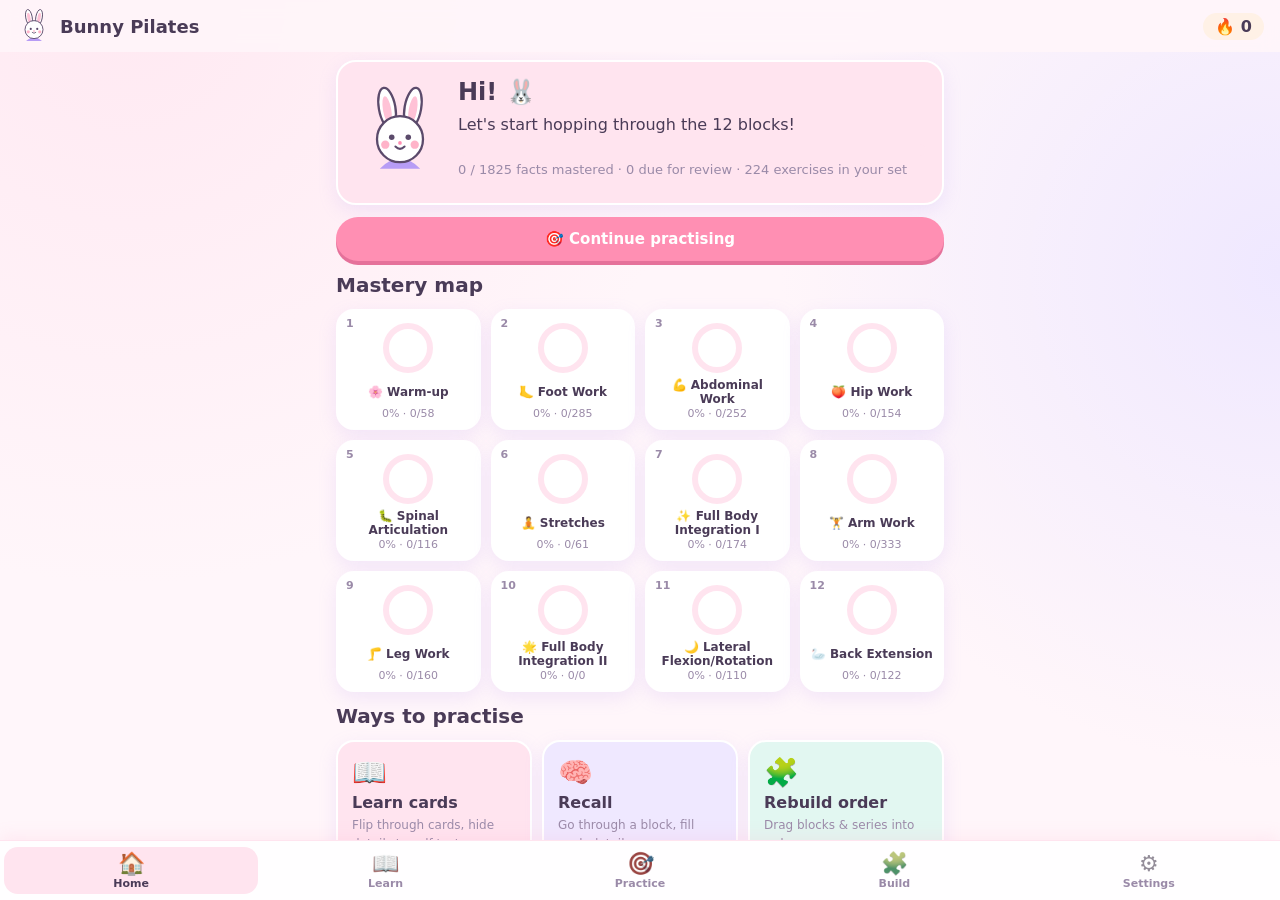
<file: index.html>
<!doctype html>
<html lang="en">
<head>
  <meta charset="utf-8" />
  <meta name="viewport" content="width=device-width, initial-scale=1, viewport-fit=cover" />
  <meta name="theme-color" content="#ffe4ef" />
  <title>Bunny Pilates · BASI Block Practice</title>
  <link rel="icon" href="icons/icon.svg" type="image/svg+xml" />
  <!-- Installable app: opened from the home screen it runs without the browser's address bar. -->
  <link rel="manifest" href="manifest.webmanifest" />
  <link rel="apple-touch-icon" href="icons/icon-180.png" />
  <meta name="mobile-web-app-capable" content="yes" />
  <meta name="apple-mobile-web-app-capable" content="yes" />
  <meta name="apple-mobile-web-app-status-bar-style" content="default" />
  <meta name="apple-mobile-web-app-title" content="Bunny Pilates" />
  <link rel="stylesheet" href="styles.css" />
</head>
<body>
  <header class="topbar">
    <a href="#/" class="brand" aria-label="Home">
      <span class="brand-bunny" id="brand-bunny"></span>
      <span class="brand-text">Bunny Pilates</span>
    </a>
    <span class="streak" id="streak" title="Daily streak">🔥 0</span>
  </header>

  <main id="view" tabindex="-1"></main>

  <div class="mascot-bubble" id="bubble" hidden></div>
  <canvas id="confetti" aria-hidden="true"></canvas>
  <div class="sheet-backdrop" id="sheet-backdrop" hidden></div>
  <section class="sheet" id="sheet" hidden role="dialog" aria-modal="true"></section>

  <nav class="bottomnav" aria-label="Main">
    <a href="#/" data-nav="home"><span>🏠</span>Home</a>
    <a href="#/learn" data-nav="learn"><span>📖</span>Learn</a>
    <a href="#/practice" data-nav="practice"><span>🎯</span>Practice</a>
    <a href="#/build" data-nav="build"><span>🧩</span>Build</a>
    <a href="#/settings" data-nav="settings"><span>⚙️</span>Settings</a>
  </nav>

  <script src="data.js"></script>
  <script src="poses.js"></script>
  <script src="poses/mat.js"></script>
  <script src="poses/reformer.js"></script>
  <script src="poses/cadillac.js"></script>
  <script src="poses/chair.js"></script>
  <script src="poses/other.js"></script>
  <script src="app.js"></script>
  <script>
    // Service workers need http(s); skip when opened straight from disk (file://).
    if ("serviceWorker" in navigator && location.protocol.startsWith("http")) navigator.serviceWorker.register("sw.js");
  </script>
</body>
</html>
</file>
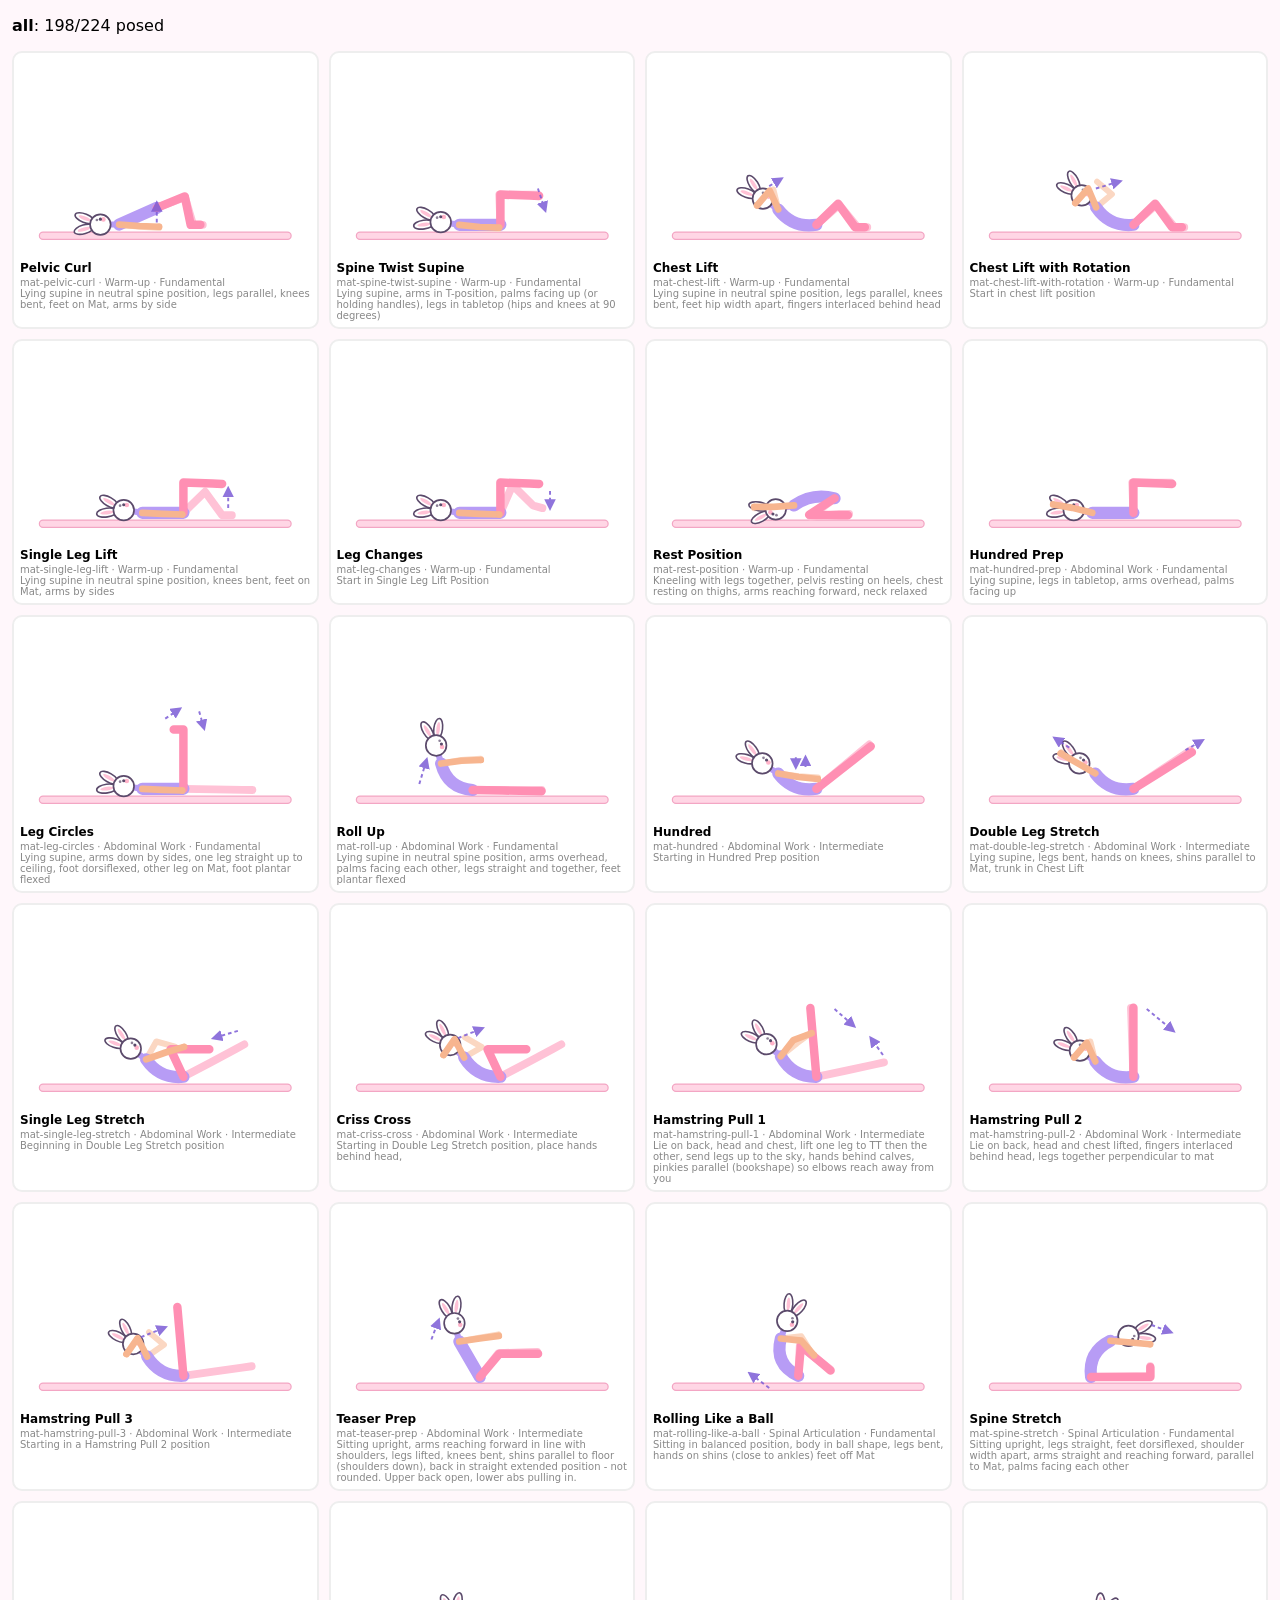
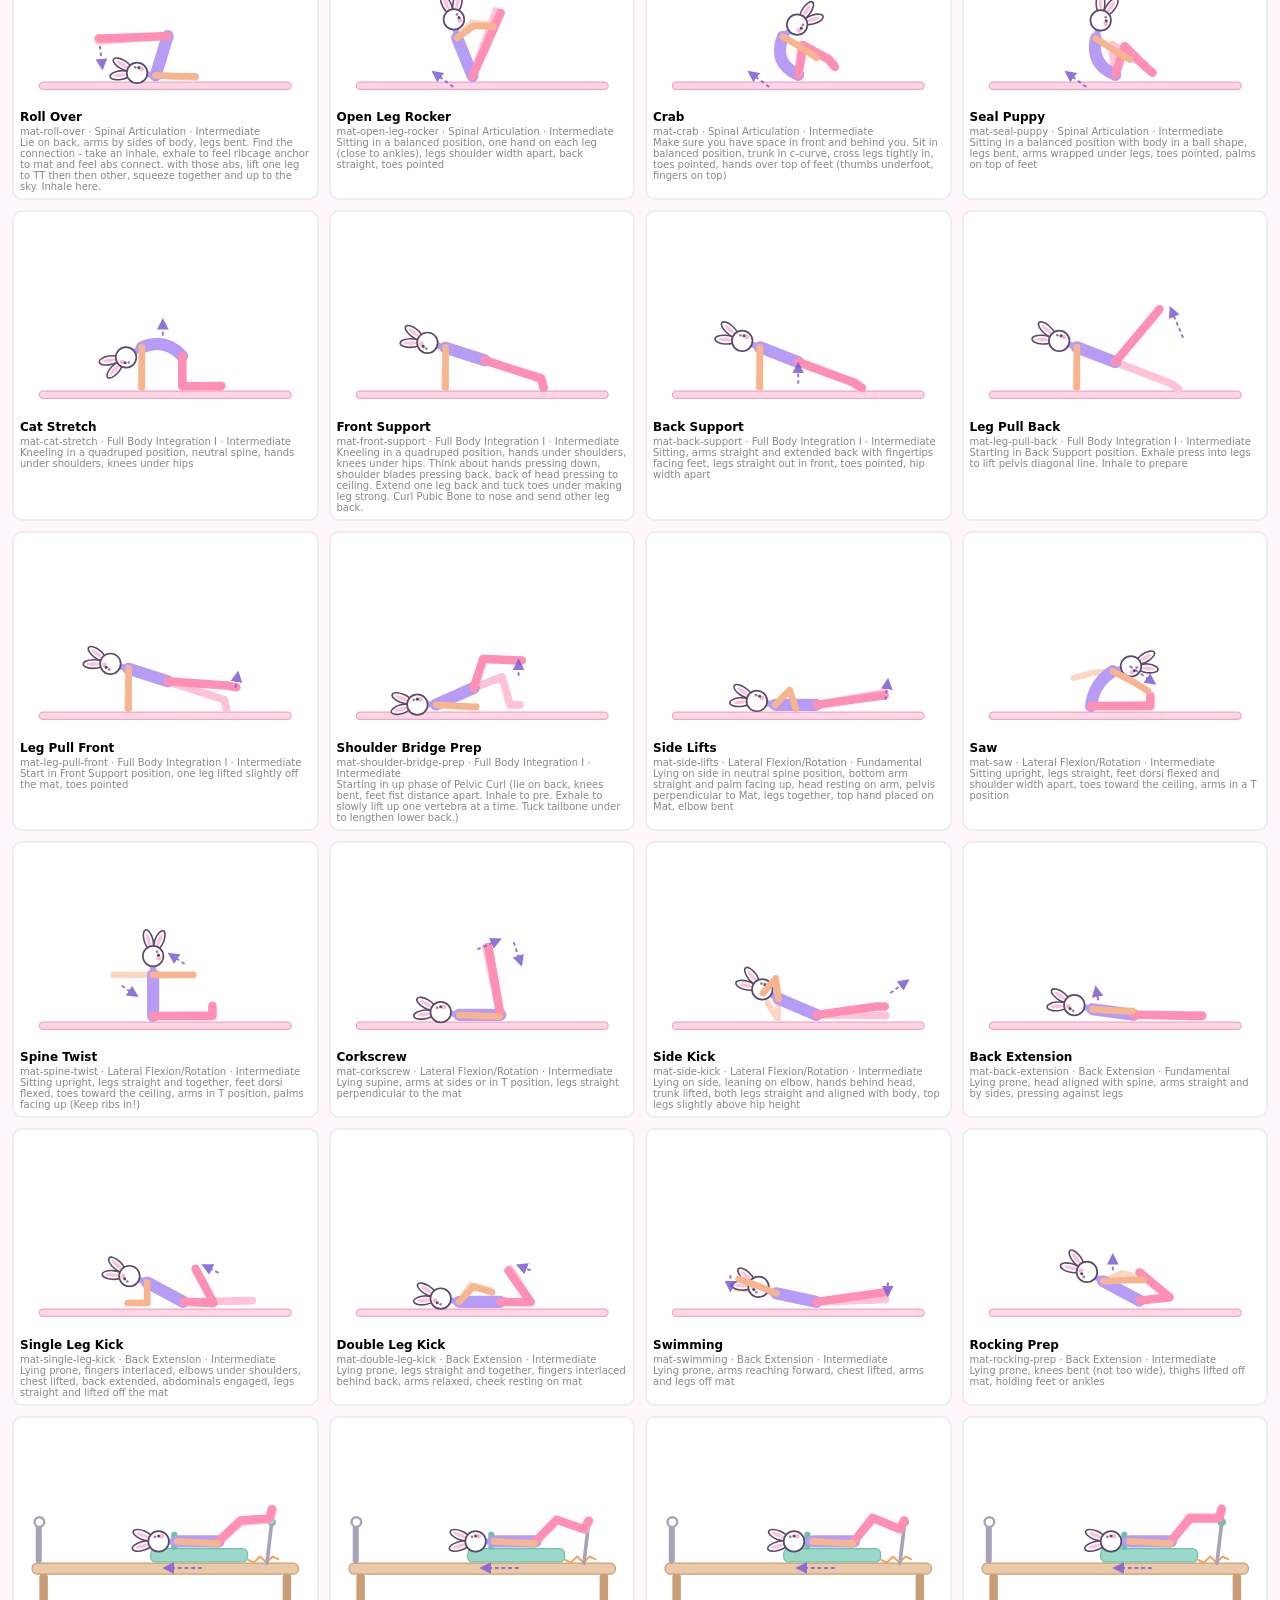
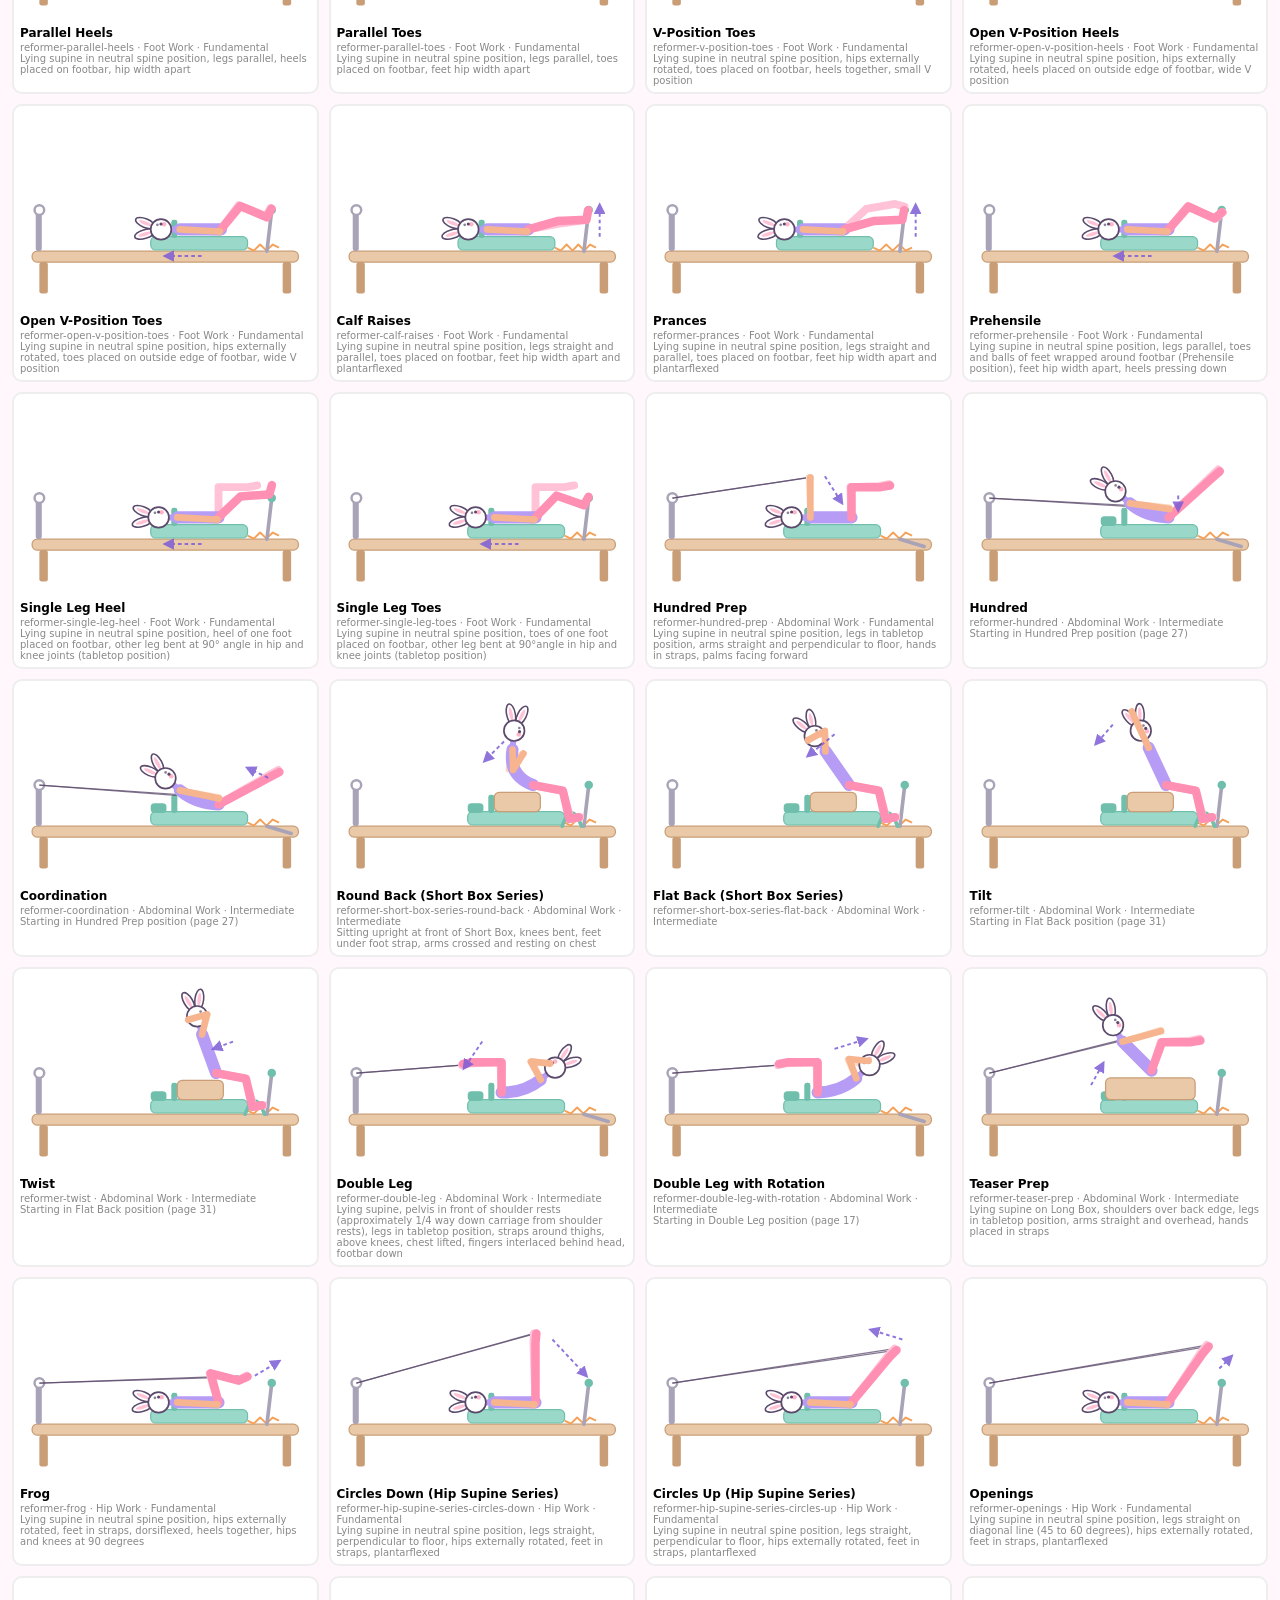
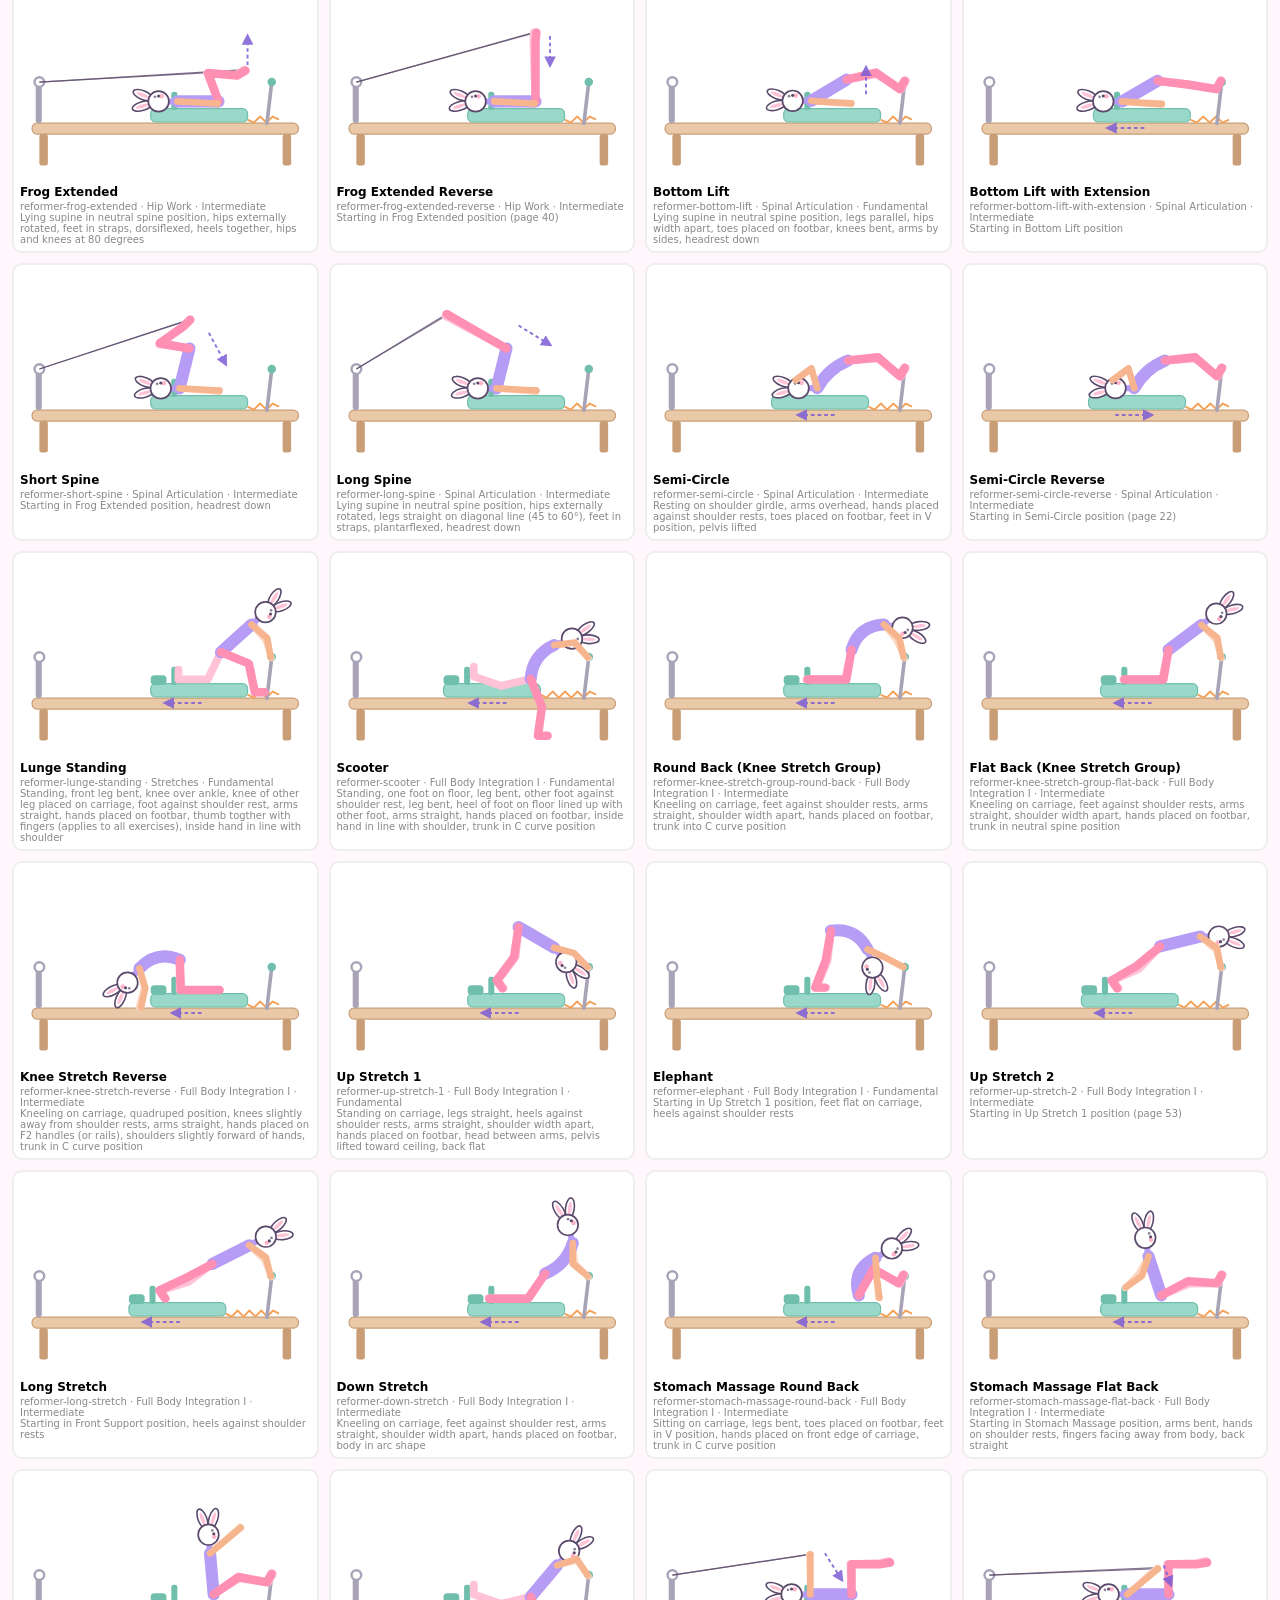
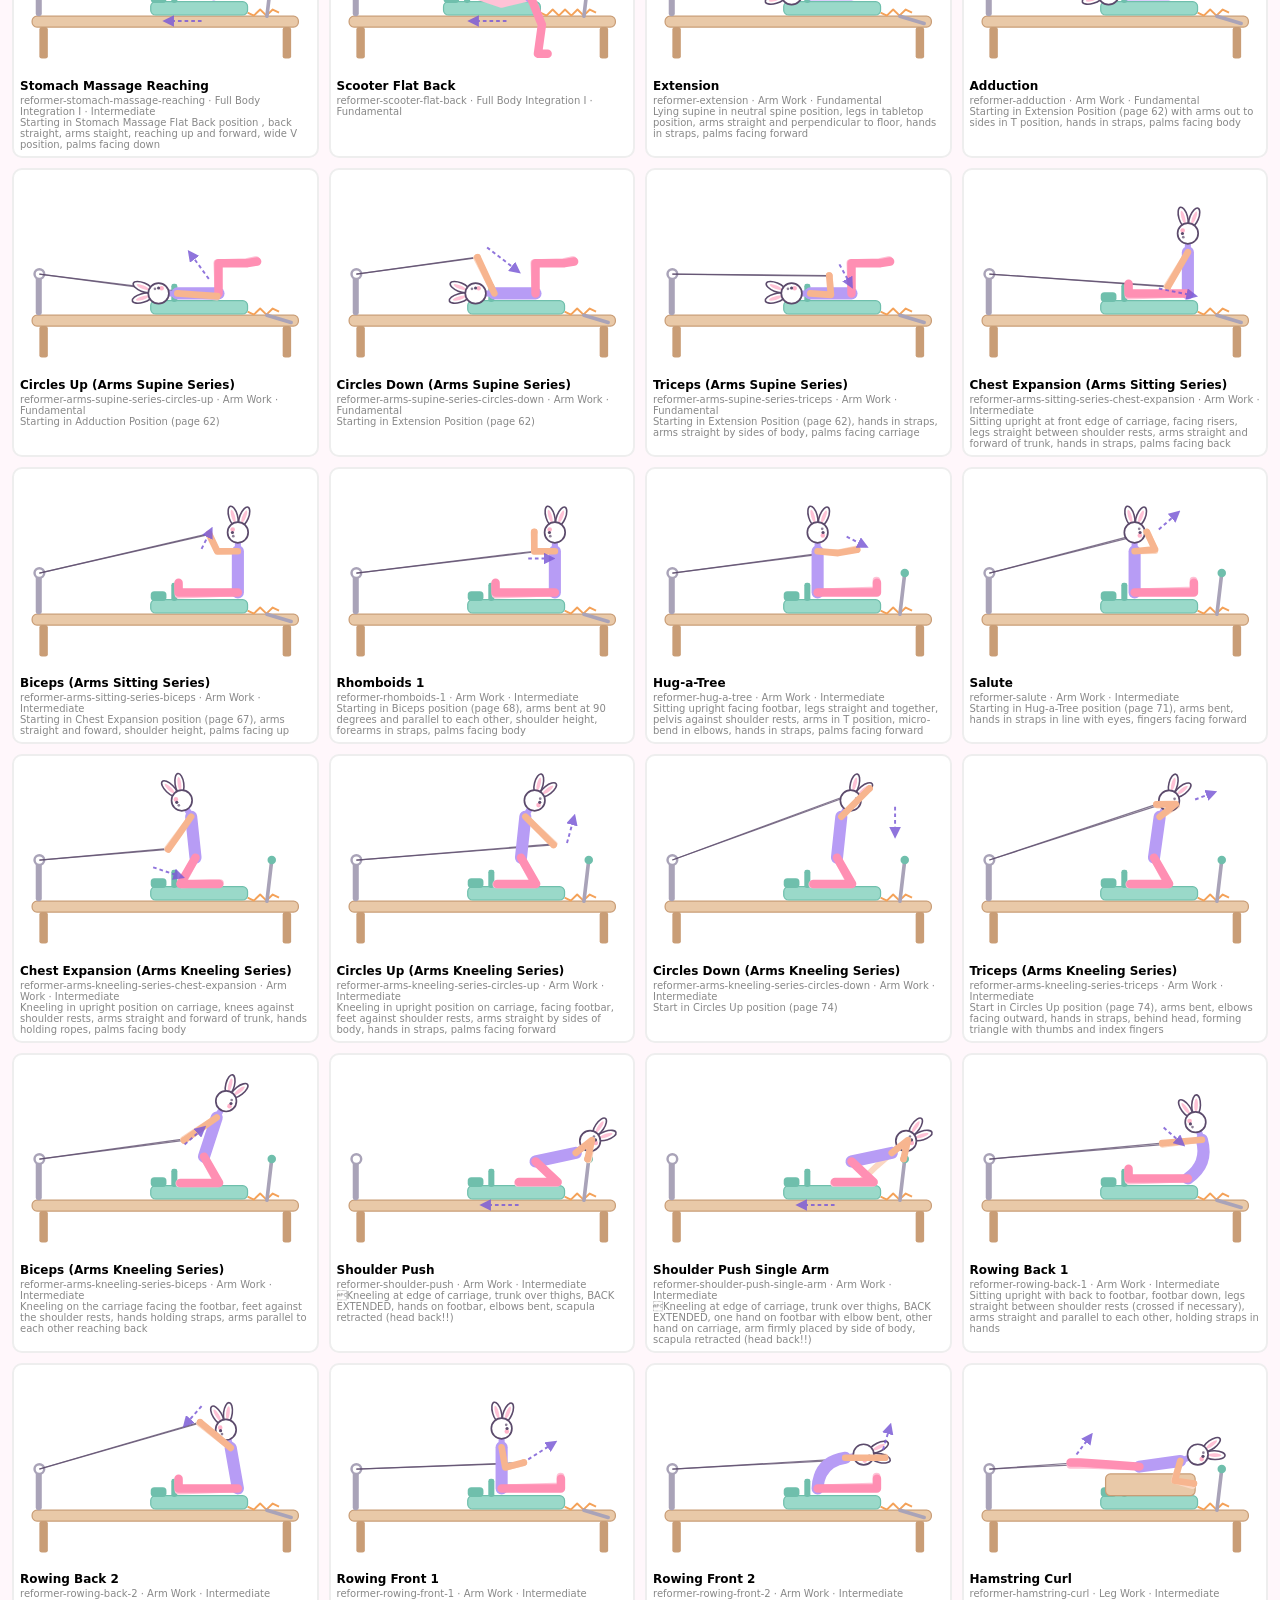
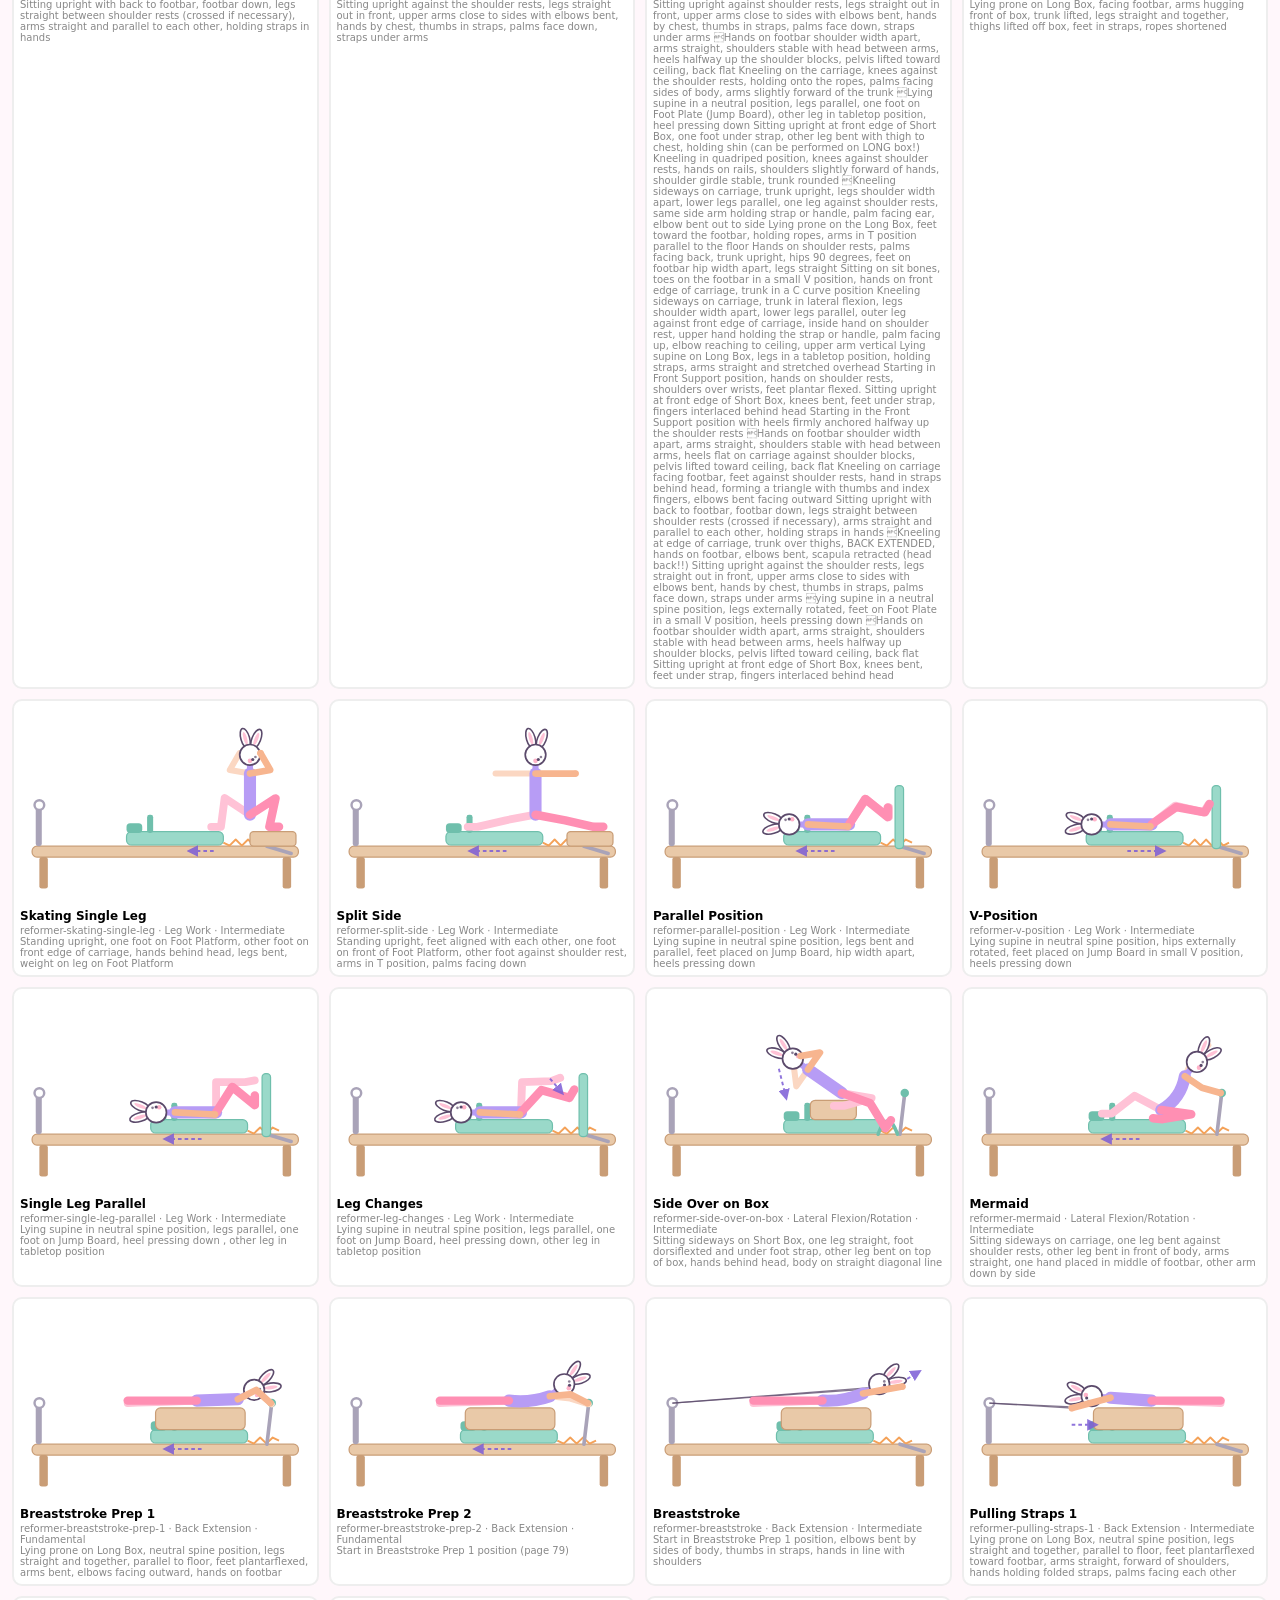
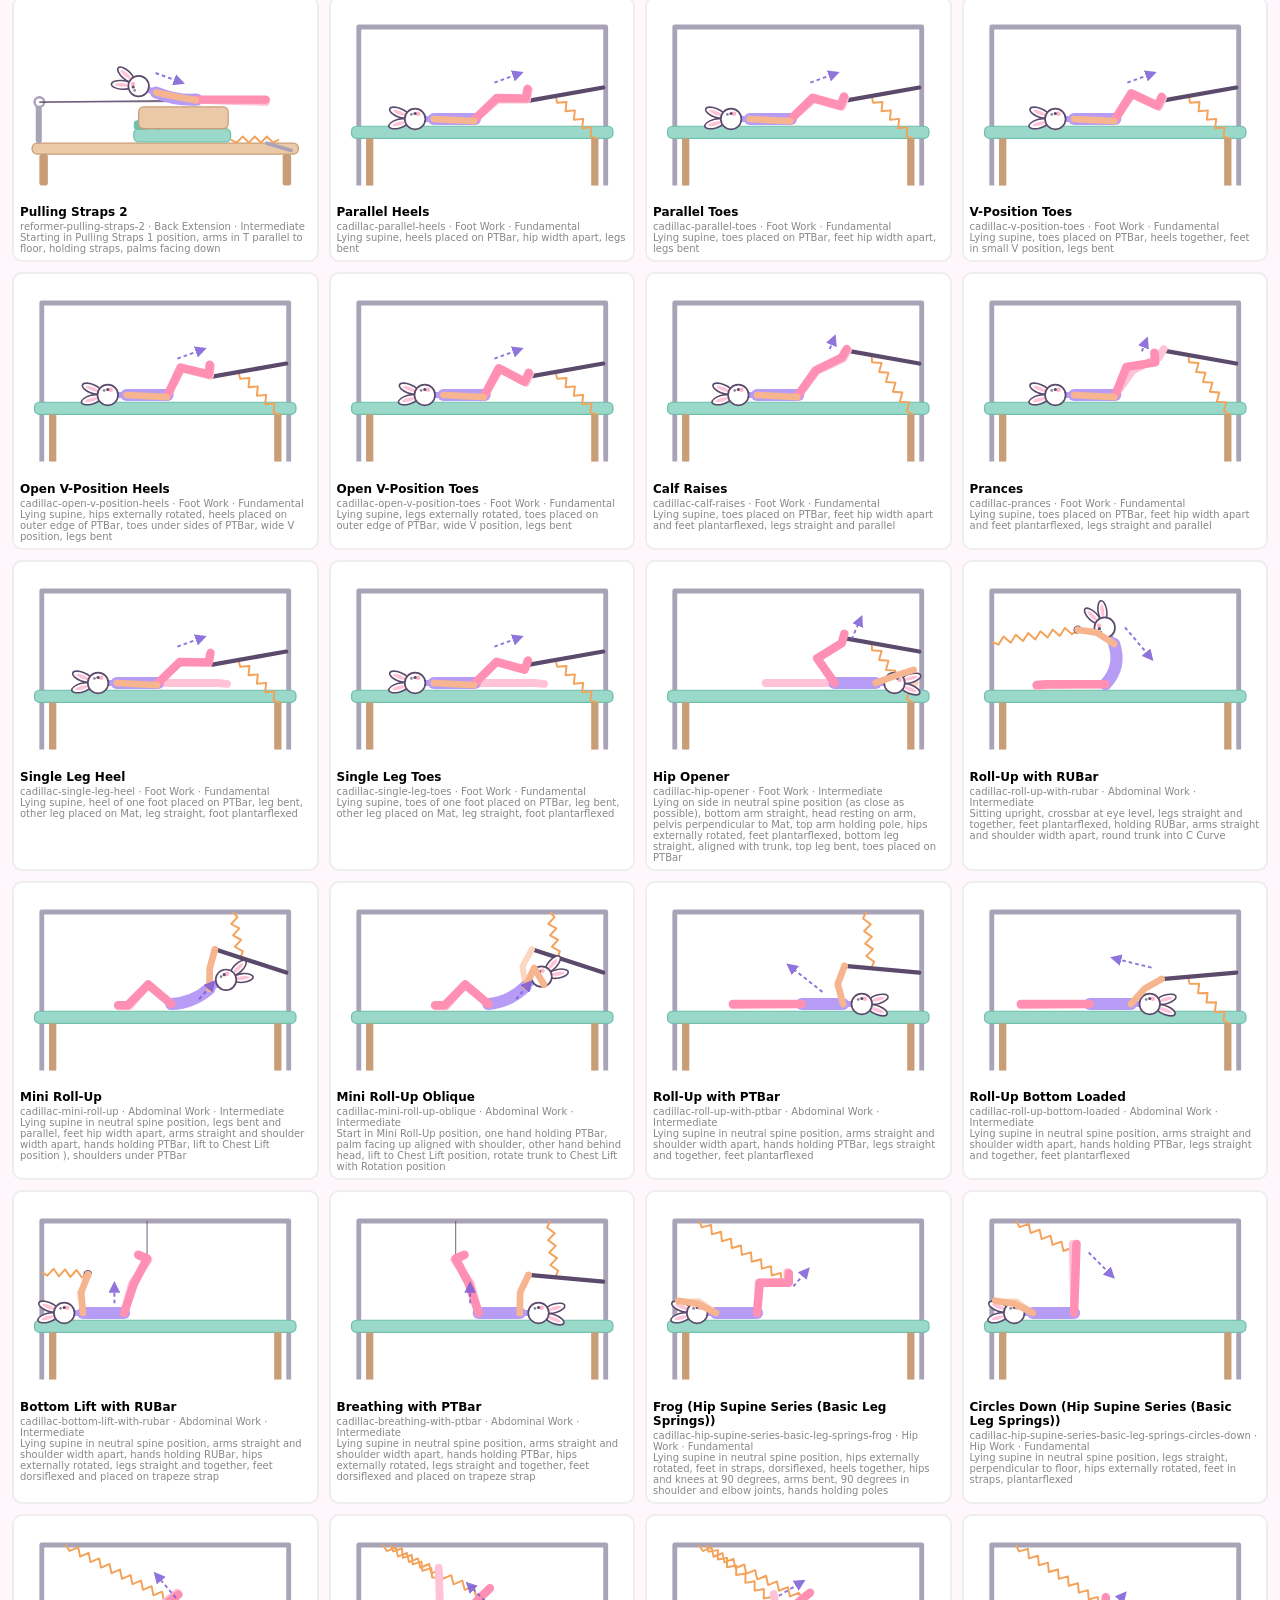
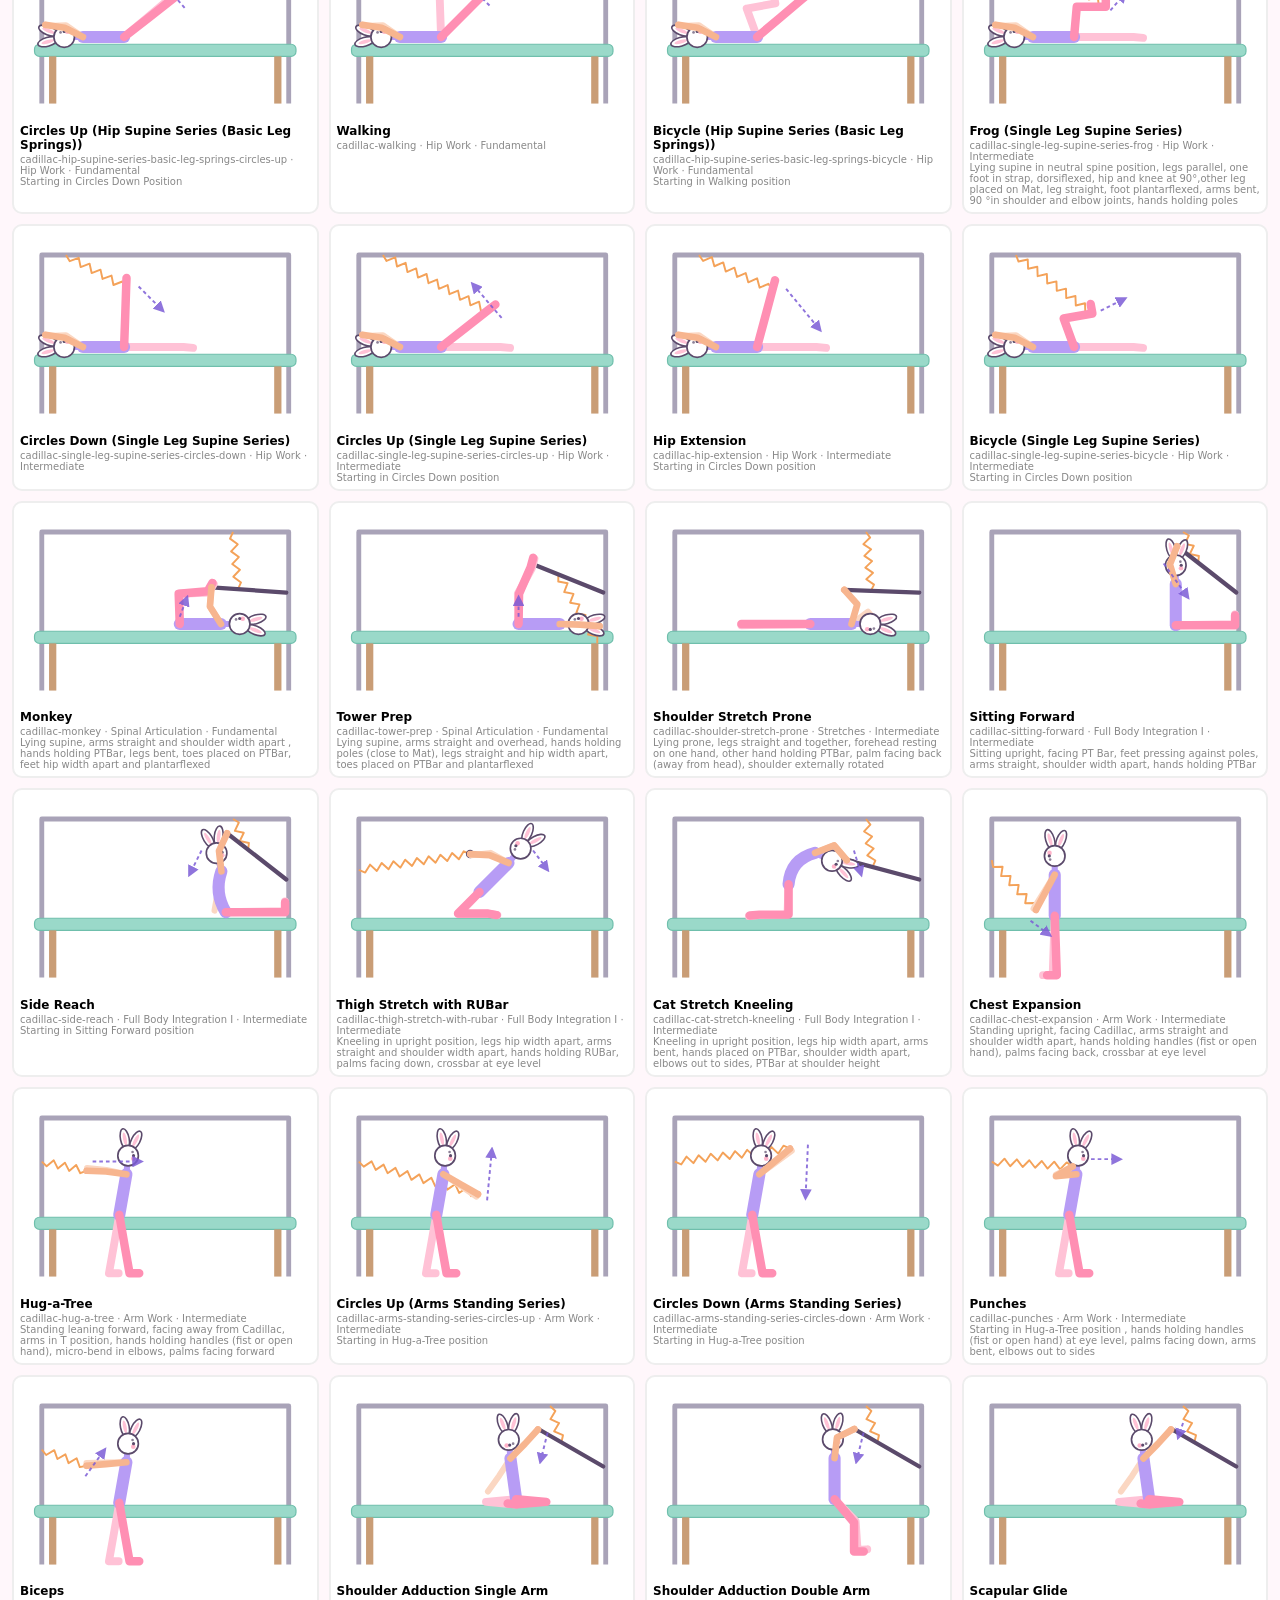
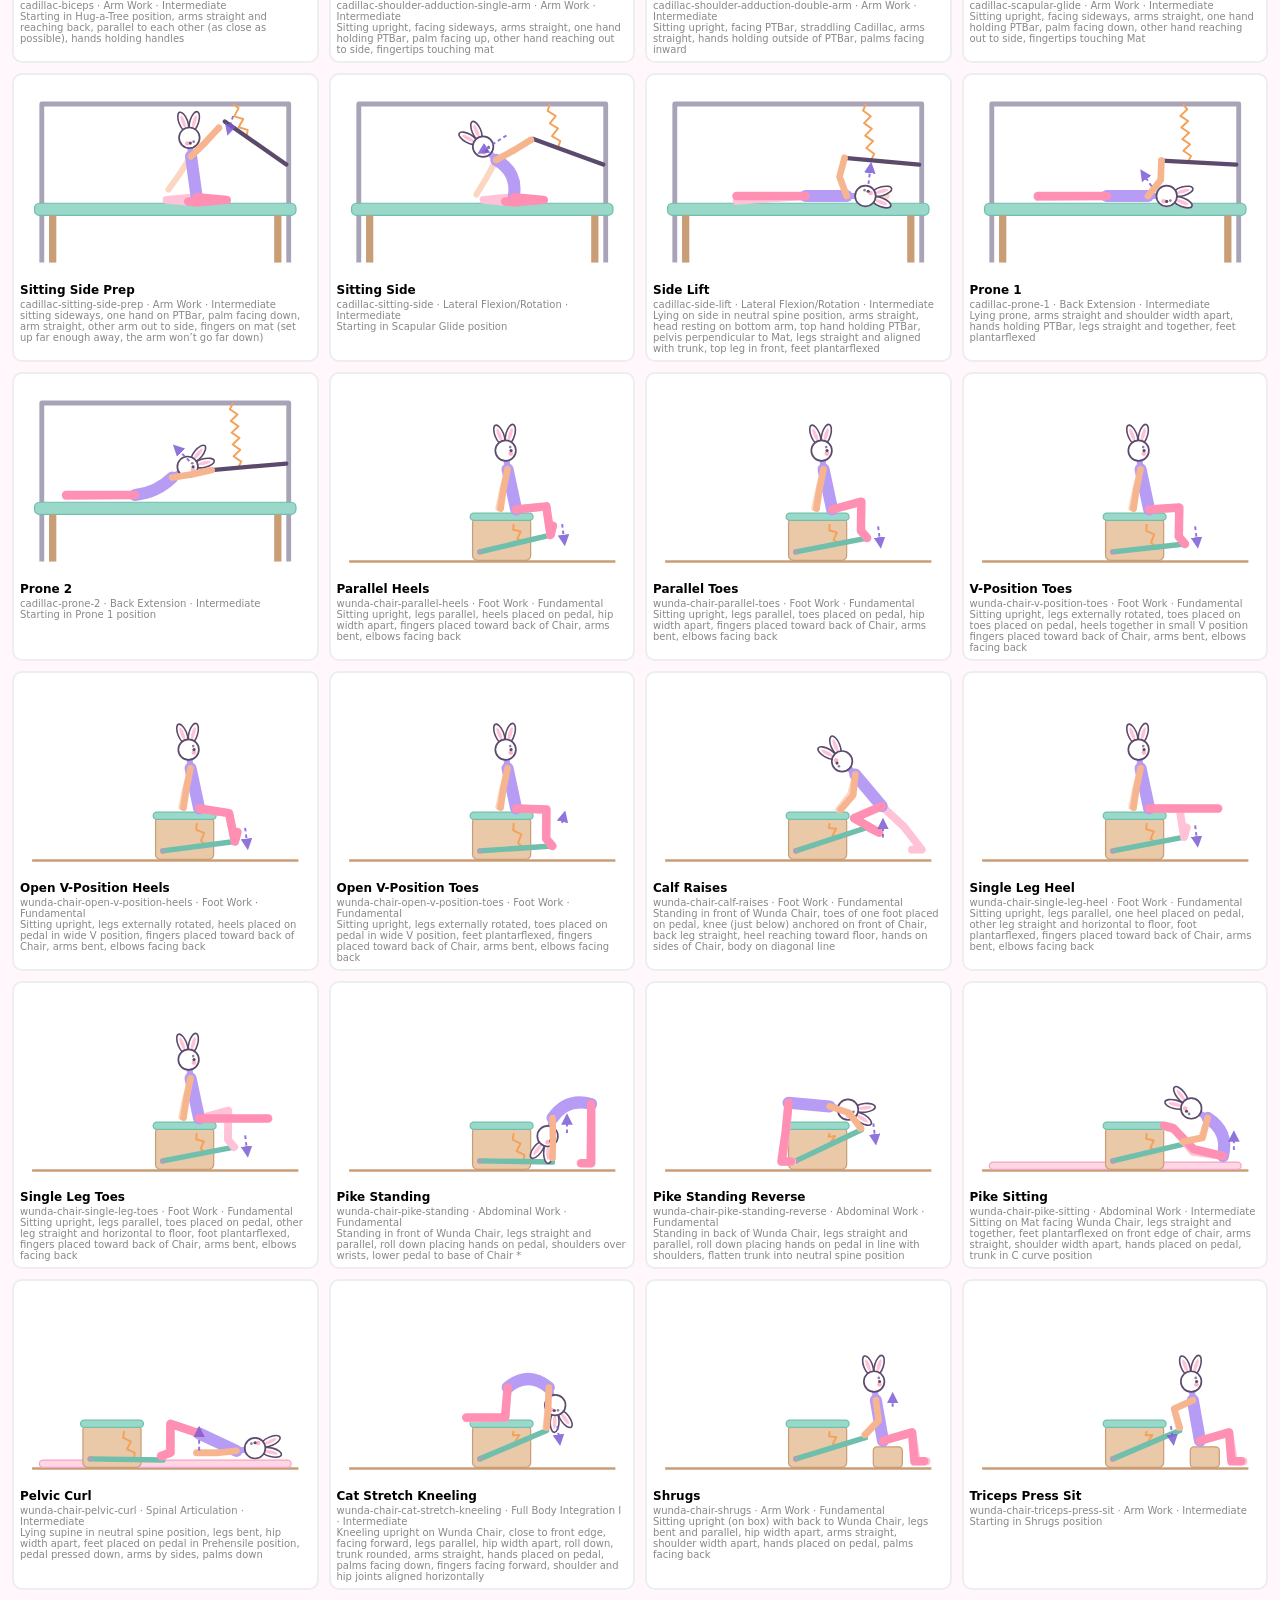
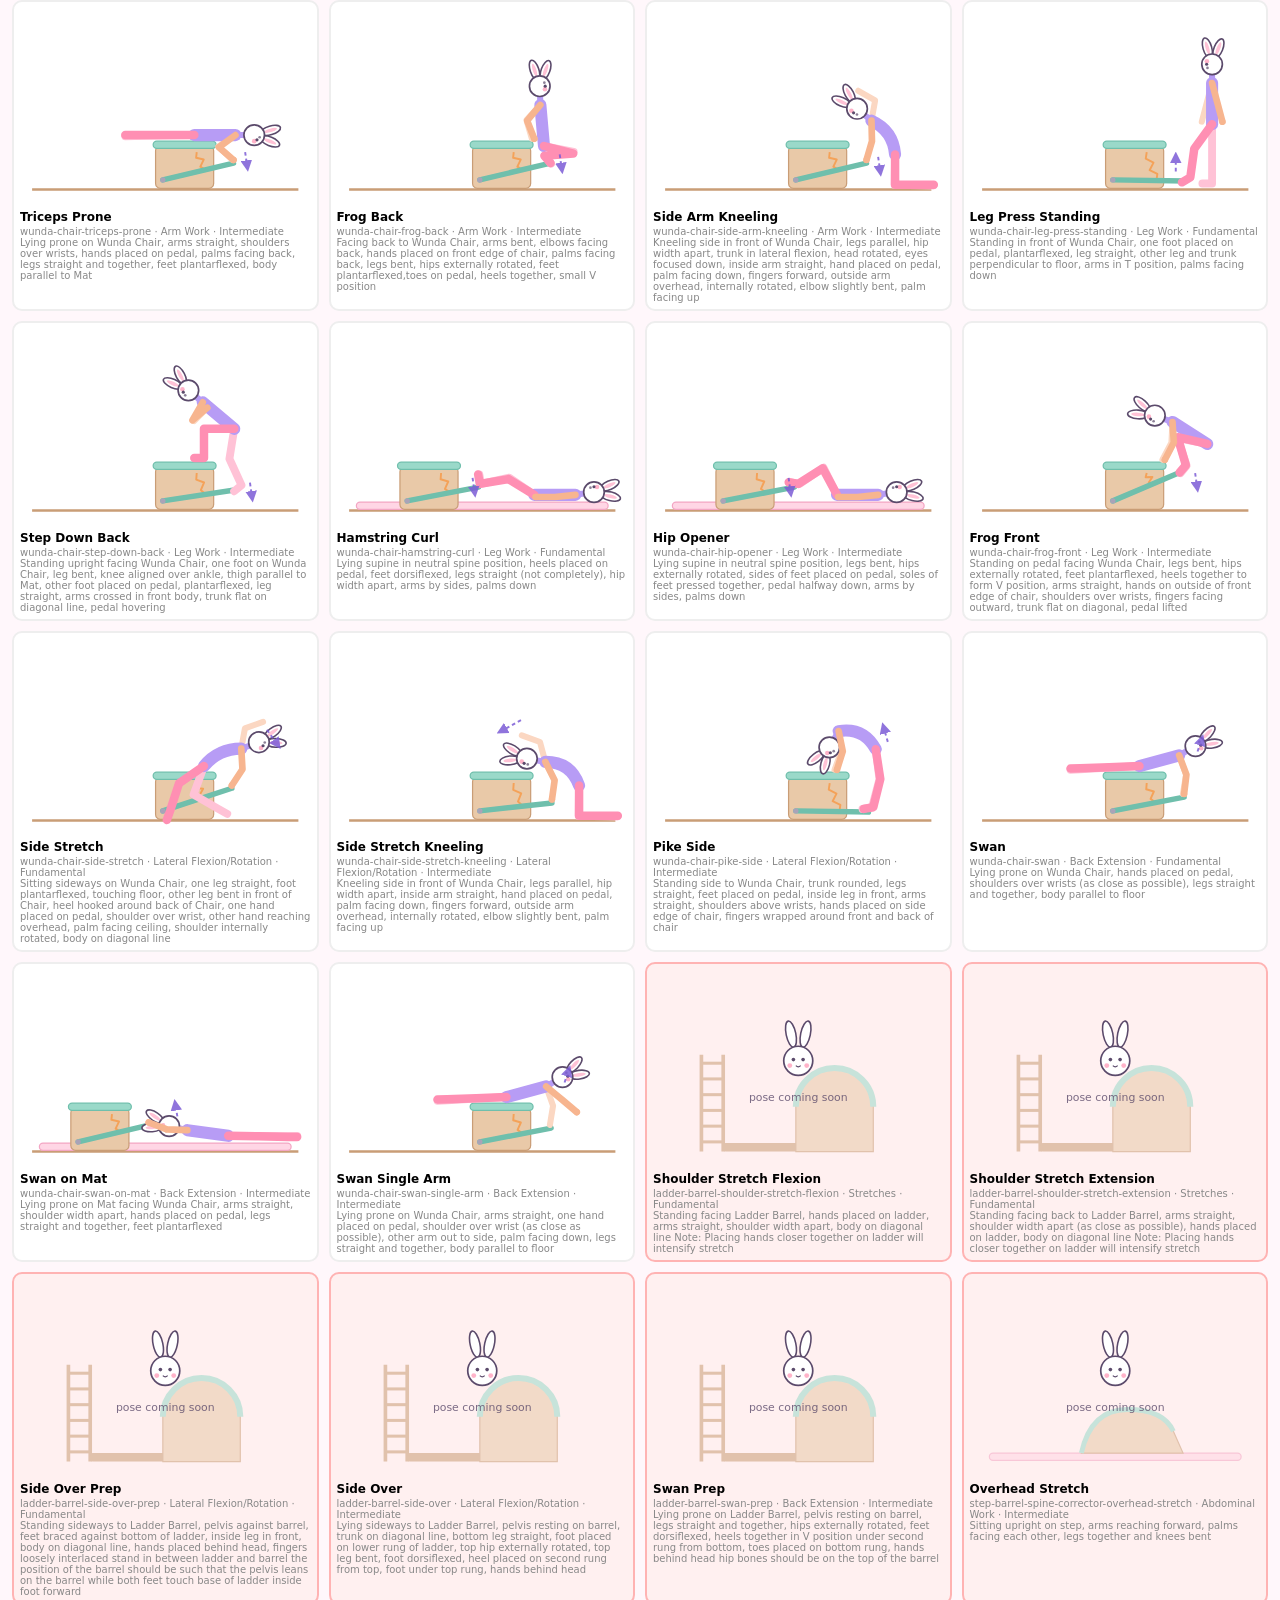
<file: tools/poses.html>
<!doctype html>
<!-- Dev gallery for authoring poses: tools/poses.html?app=Reformer  (&id=<exercise-id> for one big pose) -->
<html>
<head>
<meta charset="utf-8" />
<title>Pose gallery</title>
<style>
  body { font-family: system-ui, sans-serif; margin: 12px; background: #fff7fb; }
  .grid { display: grid; grid-template-columns: repeat(auto-fill, minmax(260px, 1fr)); gap: 10px; }
  .card { background: #fff; border-radius: 10px; padding: 6px; border: 2px solid #eee; }
  .card.missing { border-color: #ffb3b3; background: #fff0f0; }
  .card h4 { margin: 2px 0; font-size: 12px; }
  .card small { color: #888; font-size: 10px; display: block; }
  svg { width: 100%; height: auto; display: block; }
  .big svg { max-width: 900px; }
</style>
</head>
<body>
<div id="out"></div>
<script src="../data.js"></script>
<script src="../poses.js"></script>
<script src="../poses/mat.js"></script>
<script src="../poses/reformer.js"></script>
<script src="../poses/cadillac.js"></script>
<script src="../poses/chair.js"></script>
<script src="../poses/other.js"></script>
<script>
  const q = new URLSearchParams(location.search);
  const app = q.get("app");
  const id = q.get("id");
  const core = q.get("all") ? () => true : (e) => ["Fundamental", "Intermediate"].includes(e.level);
  let list = PP_DATA.exercises.filter((e) => (!app || e.apparatus === app) && core(e));
  if (id) list = PP_DATA.exercises.filter((e) => id.split(",").includes(e.id));
  const done = list.filter((e) => PP_FIG.hasPose(e.id)).length;
  document.getElementById("out").innerHTML =
    `<p><b>${app || "all"}</b>: ${done}/${list.length} posed</p><div class="grid ${id ? "big" : ""}">` +
    list
      .map(
        (e) => `<div class="card ${PP_FIG.hasPose(e.id) ? "" : "missing"}">${PP_FIG.svg(e)}<h4>${e.label}</h4><small>${e.id} · ${e.block} · ${e.level}</small><small>${e.setup || ""}</small></div>`
      )
      .join("") +
    "</div>";
</script>
</body>
</html>
</file>
<file: styles.css>
:root {
  --bg: #fff6fa;
  --card: #ffffff;
  --ink: #4a3b57;
  --muted: #9a8aa8;
  --pink: #ff8fb3;
  --pink-soft: #ffe4ef;
  --lilac: #b79cf5;
  --lilac-soft: #efe8ff;
  --mint: #7fd1bc;
  --mint-soft: #e2f7f1;
  --peach: #ffcfae;
  --peach-soft: #fff1e6;
  --yellow-soft: #fff7d6;
  --bad: #ff7a8a;
  --bad-soft: #ffe3e7;
  --good: #3fb68e;
  --radius: 20px;
  --shadow: 0 6px 18px rgba(183, 156, 245, 0.18);
  --font: "Nunito", "Quicksand", ui-rounded, "SF Pro Rounded", system-ui, -apple-system, "Segoe UI", sans-serif;
}

* { box-sizing: border-box; }
[hidden] { display: none !important; }
/* App-shell layout: the document never scrolls, only <main> does. Mobile browsers then keep
   their toolbar still, so the top bar and bottom nav can't jiggle as it expands/collapses. */
html, body { margin: 0; height: 100%; overflow: hidden; overscroll-behavior: none; }
body {
  font-family: var(--font);
  color: var(--ink);
  background:
    radial-gradient(circle at 10% 0%, #ffe9f2 0, transparent 40%),
    radial-gradient(circle at 100% 30%, #efe8ff 0, transparent 35%),
    var(--bg);
  display: flex; flex-direction: column;
  height: 100vh; height: 100dvh;
  -webkit-tap-highlight-color: transparent;
}
a { color: inherit; }
button { font-family: inherit; color: inherit; }
h1, h2, h3 { margin: 0 0 8px; line-height: 1.2; }
h1 { font-size: 24px; }
h2 { font-size: 20px; }
h3 { font-size: 16px; }
p { margin: 0 0 10px; }
.muted { color: var(--muted); }
.small { font-size: 13px; }
.center { text-align: center; }
.row { display: flex; gap: 8px; align-items: center; flex-wrap: wrap; }
.row.between { justify-content: space-between; }
.stack > * + * { margin-top: 12px; }
.grow { flex: 1; }

/* ---------- top & bottom bars ---------- */
.topbar {
  flex: none; z-index: 20;
  display: flex; align-items: center; justify-content: space-between;
  padding: calc(8px + env(safe-area-inset-top)) 16px 8px;
  background: rgba(255, 246, 250, 0.9);
  backdrop-filter: blur(8px);
}
.brand { display: flex; align-items: center; gap: 8px; text-decoration: none; font-weight: 800; font-size: 18px; }
.brand-bunny svg { width: 36px; height: 36px; display: block; }
.streak { background: var(--peach-soft); border-radius: 999px; padding: 4px 12px; font-weight: 800; }

.bottomnav {
  flex: none; z-index: 20;
  display: flex; justify-content: space-around;
  padding: 6px 4px calc(6px + env(safe-area-inset-bottom));
  background: rgba(255, 255, 255, 0.95);
  border-top: 1px solid var(--pink-soft);
  box-shadow: 0 -4px 16px rgba(255, 143, 179, 0.12);
}
.bottomnav a {
  flex: 1; text-align: center; text-decoration: none; font-size: 11px; font-weight: 700;
  color: var(--muted); padding: 4px 0; border-radius: 14px;
}
.bottomnav a span { display: block; font-size: 22px; line-height: 1.2; filter: grayscale(0.6); }
.bottomnav a.active { color: var(--ink); background: var(--pink-soft); }
.bottomnav a.active span { filter: none; }

main {
  flex: 1; min-height: 0; overflow-y: auto; overscroll-behavior: contain; -webkit-overflow-scrolling: touch;
  /* full-width scroller (scrollbar at the screen edge), content centred at max 640px */
  padding: 8px max(16px, calc((100% - 608px) / 2)) 24px; outline: none;
}

/* ---------- cards & buttons ---------- */
.card {
  background: var(--card); border-radius: var(--radius); padding: 16px;
  box-shadow: var(--shadow); border: 2px solid #fff;
}
.card.soft-pink { background: var(--pink-soft); }
.card.soft-lilac { background: var(--lilac-soft); }
.card.soft-mint { background: var(--mint-soft); }
.card.soft-peach { background: var(--peach-soft); }

.btn {
  display: inline-flex; align-items: center; justify-content: center; gap: 6px;
  border: 0; border-radius: 999px; padding: 12px 18px; min-height: 44px;
  font-weight: 800; font-size: 15px; cursor: pointer; text-decoration: none;
  background: var(--pink); color: #fff; box-shadow: 0 4px 0 #e5719a;
  transition: transform 0.08s ease;
}
.btn:active { transform: translateY(2px); box-shadow: 0 2px 0 #e5719a; }
.btn.secondary { background: #fff; color: var(--ink); box-shadow: 0 4px 0 #eadff5; border: 2px solid var(--lilac-soft); }
.btn.lilac { background: var(--lilac); box-shadow: 0 4px 0 #9a7fe0; }
.btn.mint { background: var(--mint); box-shadow: 0 4px 0 #5fb7a1; }
.btn.small { padding: 6px 12px; min-height: 34px; font-size: 13px; }
.btn.block { width: 100%; }
.btn:disabled { opacity: 0.5; cursor: default; }
.iconbtn { border: 0; background: var(--lilac-soft); border-radius: 12px; min-width: 36px; height: 36px; font-size: 16px; cursor: pointer; }

.chips { display: flex; flex-wrap: wrap; gap: 6px; }
.chip {
  border: 2px solid var(--lilac-soft); background: #fff; border-radius: 999px;
  padding: 6px 12px; font-size: 13px; font-weight: 700; cursor: pointer; min-height: 34px;
}
.chip.on { background: var(--lilac); border-color: var(--lilac); color: #fff; }

.badge { display: inline-block; border-radius: 999px; padding: 2px 9px; font-size: 12px; font-weight: 800; background: var(--lilac-soft); }
.badge.Fundamental { background: var(--mint-soft); color: #2a8f72; }
.badge.Intermediate { background: var(--yellow-soft); color: #a07b00; }
.badge.Advanced { background: var(--bad-soft); color: #c24157; }
.badge.Master { background: #3d2f4a; color: #fff; }
.badge.app { background: var(--peach-soft); color: #b5643a; }
.badge.unsure { background: #fff; border: 1.5px dashed var(--muted); color: var(--muted); }

/* Back link / progress row pinned to the top of the scrolling <main> on sub-screens. */
.subhead {
  position: sticky; top: -8px; z-index: 10;
  margin: -8px -16px 0; padding: 8px 16px 8px;
  background: rgba(255, 246, 250, 0.94); backdrop-filter: blur(8px);
}
.subhead h2 { margin: 4px 0 0; }
.subhead p { margin: 2px 0 0; }
.subhead .progressbar { margin-top: 6px; }
.backlink {
  display: inline-flex; align-items: center; min-height: 36px; padding: 4px 12px; border-radius: 999px;
  background: #fff; border: 2px solid var(--lilac-soft); font-size: 14px; font-weight: 800; text-decoration: none;
}

/* ---------- home ---------- */
.hero { display: flex; gap: 12px; align-items: center; }
.hero-bunny svg { width: 92px; height: 92px; }
.progressbar { height: 12px; background: var(--pink-soft); border-radius: 999px; overflow: hidden; }
.progressbar > div { height: 100%; background: linear-gradient(90deg, var(--pink), var(--lilac)); border-radius: 999px; transition: width 0.4s; }

.blockgrid { display: grid; grid-template-columns: repeat(3, 1fr); gap: 10px; }
.blocktile {
  position: relative; text-decoration: none; background: #fff; border-radius: 18px; padding: 10px 6px 8px;
  text-align: center; box-shadow: var(--shadow); border: 2px solid #fff; display: block;
}
.blocktile.mastered { border-color: var(--mint); background: var(--mint-soft); }
.blocktile .ring { width: 54px; height: 54px; margin: 0 auto 4px; display: block; }
.blocktile .no { position: absolute; top: 6px; left: 8px; font-size: 11px; font-weight: 800; color: var(--muted); }
.blocktile .name { font-size: 12px; font-weight: 800; line-height: 1.15; min-height: 28px; display: flex; align-items: center; justify-content: center; }
.blocktile .pct { font-size: 11px; color: var(--muted); }

.modegrid { display: grid; grid-template-columns: repeat(2, 1fr); gap: 10px; }
.modecard { text-decoration: none; border-radius: 18px; padding: 14px; display: block; box-shadow: var(--shadow); background: #fff; }
.modecard .emoji { font-size: 28px; }
.modecard b { display: block; margin: 4px 0 2px; }
.modecard small { color: var(--muted); font-size: 12px; }

/* ---------- exercise card ---------- */
.pose { width: 100%; height: auto; display: block; background: linear-gradient(#fff, #fff8fb); border-radius: 16px; }
.excard .title { font-size: 22px; font-weight: 900; margin: 10px 0 6px; }
.fields { display: grid; gap: 8px; margin-top: 12px; }
.field { background: var(--bg); border-radius: 14px; padding: 8px 12px; }
.field .k { font-size: 11px; text-transform: uppercase; letter-spacing: 0.05em; color: var(--muted); font-weight: 800; }
.field .v { font-size: 15px; }
.field ul { margin: 2px 0 0; padding-left: 18px; }
.field.hidden-answer .v { filter: blur(7px); user-select: none; cursor: pointer; }
.field.hidden-answer { cursor: pointer; }
.sources { font-size: 12px; color: var(--muted); }
.sources a { color: var(--muted); }

/* ---------- learn: app-shell layout ---------- */
/* Learn fills <main> without scrolling it; only .learn-scroll (the card) scrolls, so the
   filter header and ◀ ▶ bar always stay put. */
body.shell-mode main { padding: 0; overflow: hidden; display: flex; justify-content: center; }
.learn-shell { flex: 1; max-width: 640px; min-height: 0; display: flex; flex-direction: column; }
.learn-top { flex: none; padding: 4px 16px 8px; border-bottom: 1px solid var(--pink-soft); background: var(--bg); }
.learn-filterbtn {
  flex: 1; min-width: 0; text-align: left; border: 2px solid var(--lilac-soft); background: #fff; border-radius: 999px;
  padding: 8px 14px; font-size: 14px; cursor: pointer; white-space: nowrap; overflow: hidden; text-overflow: ellipsis;
}
.learn-filters { max-height: 40vh; overflow-y: auto; padding-top: 8px; display: grid; gap: 8px; }
.iconbtn.on { background: var(--lilac); }
.learn-scroll { flex: 1; min-height: 0; overflow-y: auto; overscroll-behavior: contain; -webkit-overflow-scrolling: touch; padding: 10px 16px 12px; }
.learn-scroll .excard-head { position: sticky; top: -10px; z-index: 5; background: var(--card); margin: 0 -16px; padding: 8px 16px; box-shadow: 0 6px 8px -8px rgba(183, 156, 245, 0.5); }
.learnnav {
  flex: none; display: flex; gap: 8px; align-items: center; justify-content: space-between;
  padding: 8px 16px; background: rgba(255, 255, 255, 0.95); border-top: 1px solid var(--pink-soft);
}
.learnnav .btn { min-width: 72px; }

/* ---------- quiz ---------- */
.qcard .prompt { font-size: 18px; font-weight: 800; margin: 10px 0 12px; }
.qcard .pose { max-height: 200px; transition: max-height 0.25s ease; }
.qcard.answered .pose { max-height: 80px; }
.options { display: grid; gap: 8px; }
.opt {
  text-align: left; border: 2px solid var(--lilac-soft); background: #fff; border-radius: 16px;
  padding: 12px 14px; font-size: 15px; cursor: pointer; min-height: 48px; line-height: 1.3;
}
.opt.chiplike { text-align: center; }
.options.chipgrid { grid-template-columns: repeat(2, 1fr); }
.opt.correct { border-color: var(--good); background: var(--mint-soft); }
.opt.wrong { border-color: var(--bad); background: var(--bad-soft); animation: shake 0.3s; }
.opt:disabled { cursor: default; }
.explain { margin-top: 12px; background: var(--lilac-soft); border-radius: 14px; padding: 10px 12px; font-size: 14px; }
@keyframes shake { 0%, 100% { transform: translateX(0); } 25% { transform: translateX(-5px); } 75% { transform: translateX(5px); } }

.qtop { display: flex; justify-content: space-between; align-items: center; font-size: 13px; font-weight: 800; color: var(--muted); }
.boxdots { display: inline-flex; gap: 3px; }
.boxdots i { width: 8px; height: 8px; border-radius: 50%; background: var(--pink-soft); display: inline-block; }
.boxdots i.on { background: var(--pink); }
.timer { font-variant-numeric: tabular-nums; font-weight: 900; font-size: 18px; color: var(--ink); }
.timer.low { color: var(--bad); }

/* ---------- sortable ---------- */
.sortlist { list-style: none; margin: 0; padding: 0; display: grid; gap: 8px; }
.sortitem {
  display: flex; align-items: center; gap: 10px; background: #fff; border: 2px solid var(--lilac-soft);
  border-radius: 16px; padding: 10px 12px; touch-action: none; user-select: none; font-weight: 700;
}
.sortitem .handle { cursor: grab; font-size: 18px; color: var(--muted); padding: 0 4px; }
.sortitem .idx { width: 24px; height: 24px; border-radius: 50%; background: var(--pink-soft); display: inline-flex; align-items: center; justify-content: center; font-size: 12px; }
.sortitem.dragging { opacity: 0.85; box-shadow: 0 10px 24px rgba(0, 0, 0, 0.15); z-index: 5; position: relative; border-color: var(--lilac); }
.sortitem.correct { border-color: var(--good); background: var(--mint-soft); }
.sortitem.wrong { border-color: var(--bad); background: var(--bad-soft); }
.sortitem .hint { margin-left: auto; font-size: 12px; color: var(--muted); }

.blockpick { display: grid; grid-template-columns: repeat(3, 1fr); gap: 6px; }
.blockpick button { border: 2px solid var(--lilac-soft); background: #fff; border-radius: 14px; padding: 8px 4px; font-size: 12px; font-weight: 800; cursor: pointer; min-height: 52px; }
.blockpick button.correct { border-color: var(--good); background: var(--mint-soft); }
.blockpick button.wrong { border-color: var(--bad); background: var(--bad-soft); }

/* ---------- builder ---------- */
.wblock { border-left: 4px solid var(--lilac); padding-left: 10px; margin: 12px 0; }
.wblock.missing { border-color: var(--bad); }
.witem { display: flex; gap: 8px; align-items: center; background: #fff; border-radius: 12px; padding: 6px 8px; margin: 6px 0; box-shadow: var(--shadow); }
.witem .pose { width: 64px; flex: none; }
.witem .info { flex: 1; min-width: 0; font-size: 13px; }
.witem .info b { display: block; font-size: 14px; }
.checks { list-style: none; padding: 0; margin: 0; display: grid; gap: 6px; }
.checks li { background: #fff; border-radius: 12px; padding: 8px 10px; font-size: 14px; }
.picklist { display: grid; gap: 6px; max-height: 55vh; overflow: auto; }
.pickitem { display: flex; gap: 8px; align-items: center; text-align: left; border: 2px solid var(--lilac-soft); background: #fff; border-radius: 14px; padding: 6px 8px; cursor: pointer; }
.pickitem .pose { width: 72px; flex: none; }

/* ---------- forms ---------- */
label.fld { display: block; font-size: 12px; font-weight: 800; color: var(--muted); text-transform: uppercase; letter-spacing: 0.04em; margin-top: 10px; }
input[type="text"], input[type="number"], select, textarea {
  width: 100%; font: inherit; font-size: 15px; color: var(--ink); background: #fff;
  border: 2px solid var(--lilac-soft); border-radius: 12px; padding: 8px 10px; margin-top: 4px;
}
textarea { min-height: 70px; resize: vertical; }
.toggle { display: flex; align-items: center; justify-content: space-between; gap: 10px; padding: 10px 0; border-bottom: 1px dashed var(--lilac-soft); }
.toggle input { width: 22px; height: 22px; accent-color: var(--pink); }
.verify { font-size: 12px; font-weight: 700; color: var(--muted); display: inline-flex; align-items: center; gap: 4px; text-transform: none; letter-spacing: 0; }

/* ---------- sheet ---------- */
.sheet-backdrop { position: fixed; inset: 0; background: rgba(74, 59, 87, 0.35); z-index: 40; }
.sheet {
  position: fixed; left: 0; right: 0; bottom: 0; z-index: 41; max-height: 90vh; overflow: auto;
  background: var(--bg); border-radius: 26px 26px 0 0; padding: 16px 16px calc(20px + env(safe-area-inset-bottom));
  max-width: 640px; margin: 0 auto; animation: up 0.2s ease;
}
@keyframes up { from { transform: translateY(40px); opacity: 0; } }

/* ---------- mascot bubble & confetti ---------- */
.mascot-bubble {
  /* top-right, under the top bar: never covers the answer buttons or Next */
  position: fixed; right: 12px; top: calc(56px + env(safe-area-inset-top)); z-index: 30;
  display: flex; align-items: center; gap: 8px; background: #fff; border-radius: 20px; padding: 6px 14px 6px 6px;
  box-shadow: var(--shadow); font-weight: 800; max-width: 80vw; animation: pop 0.25s ease;
  pointer-events: none;
}
.mascot-bubble svg { width: 44px; height: 44px; flex: none; }
@keyframes pop { from { transform: translateY(-8px) scale(0.8); opacity: 0; } }
#confetti { position: fixed; inset: 0; pointer-events: none; z-index: 50; width: 100vw; height: 100vh; }

.empty { text-align: center; padding: 24px 8px; color: var(--muted); }
.empty svg { width: 120px; height: 120px; }
details summary { cursor: pointer; font-weight: 800; }

@media (min-width: 560px) {
  .blockgrid { grid-template-columns: repeat(4, 1fr); }
  .modegrid { grid-template-columns: repeat(3, 1fr); }
}
@media (prefers-reduced-motion: reduce) {
  * { animation: none !important; transition: none !important; }
}
.chips.scroll { flex-wrap: nowrap; overflow-x: auto; scrollbar-width: none; margin: 0 -16px; padding: 0 16px 2px; }
.chips.scroll::-webkit-scrollbar { display: none; }
.chips.scroll .chip { flex: none; }
</file>
